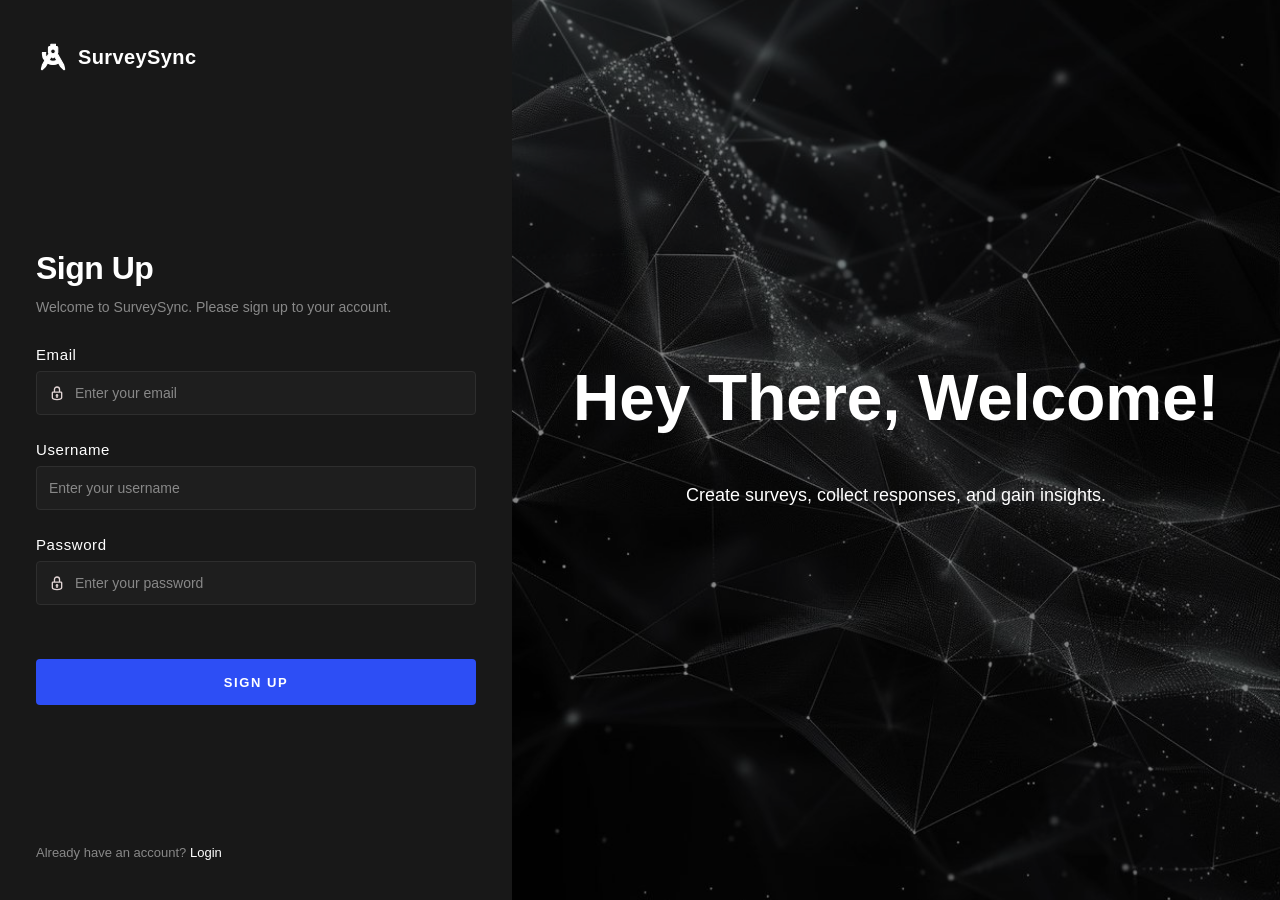
<file: signup-page.html>
<!doctype html>
<html lang="en">
  <head>
    <meta charset="UTF-8" />
    <meta name="viewport" content="width=device-width, initial-scale=1.0" />
    <title>SurveySync - Sign Up</title>

    <link rel="stylesheet" href="styles/sign-up.css" />
  </head>

  <body>
    <div class="wrapper">
      <!-- ── LEFT PANEL ── -->
      <div class="left-panel">
        <!-- Logo -->
        <div class="logo">
          <div class="logo-icon">
            <img
              src="styles/svg/logo-google-android-studio-svgrepo-com.svg"
              alt="icon"
            />
          </div>
          <span class="logo-text">SurveySync</span>
        </div>

        <!-- FORM -->
        <form class="form-area" id="signup-form">
          <h1>Sign Up</h1>
          <p class="form-subtitle">
            Welcome to SurveySync. Please sign up to your account.
          </p>

          <!-- Email -->
          <div class="field">
            <label for="email">Email</label>
            <div class="input-wrap">
              <div class="icon">
                <img src="styles/svg/padlock-outlined-svgrepo-com.svg" alt="" />
              </div>
              <input
                id="email"
                type="email"
                placeholder="Enter your email"
                
              />
            </div>
            <small class="email-error"></small>
          </div>

          <!-- Username -->
          <div class="field">
            <label for="username">Username</label>
            <div class="input-wrap">
              <input
                id="username"
                type="text"
                placeholder="Enter your username"
                
              />
            </div>
            <small class="username-error"></small>
          </div>

          <!-- Password -->
          <div class="field">
            <label for="password">Password</label>
            <div class="input-wrap">
              <div class="icon">
                <img src="styles/svg/padlock-outlined-svgrepo-com.svg" alt="" />
              </div>
              <input
                id="password"
                type="password"
                placeholder="Enter your password"
                autocomplete="new-password"
              />
            </div>
            <small class="password-error"></small>
          </div>

          <!-- Button -->
          <button class="btn-signin" type="submit">Sign Up</button>
        </form>

        <!-- Footer -->
        <p class="panel-footer">
          Already have an account? <a href="index.html">Login</a>
        </p>
      </div>

      <!-- ── RIGHT PANEL ── -->
      <div class="right-panel">
        <img
          class="bg-image"
          src="styles/images/Futuristic Energy Pathway.jpg"
          alt="Background"
        />
        <div class="panel-content">
          <h2>Hey There, Welcome!</h2>
          <p class="tagline">
            Create surveys, collect responses, and gain insights.
          </p>
        </div>
      </div>
    </div>

    <script src="signup.js"></script>
  </body>
</html>
</file>
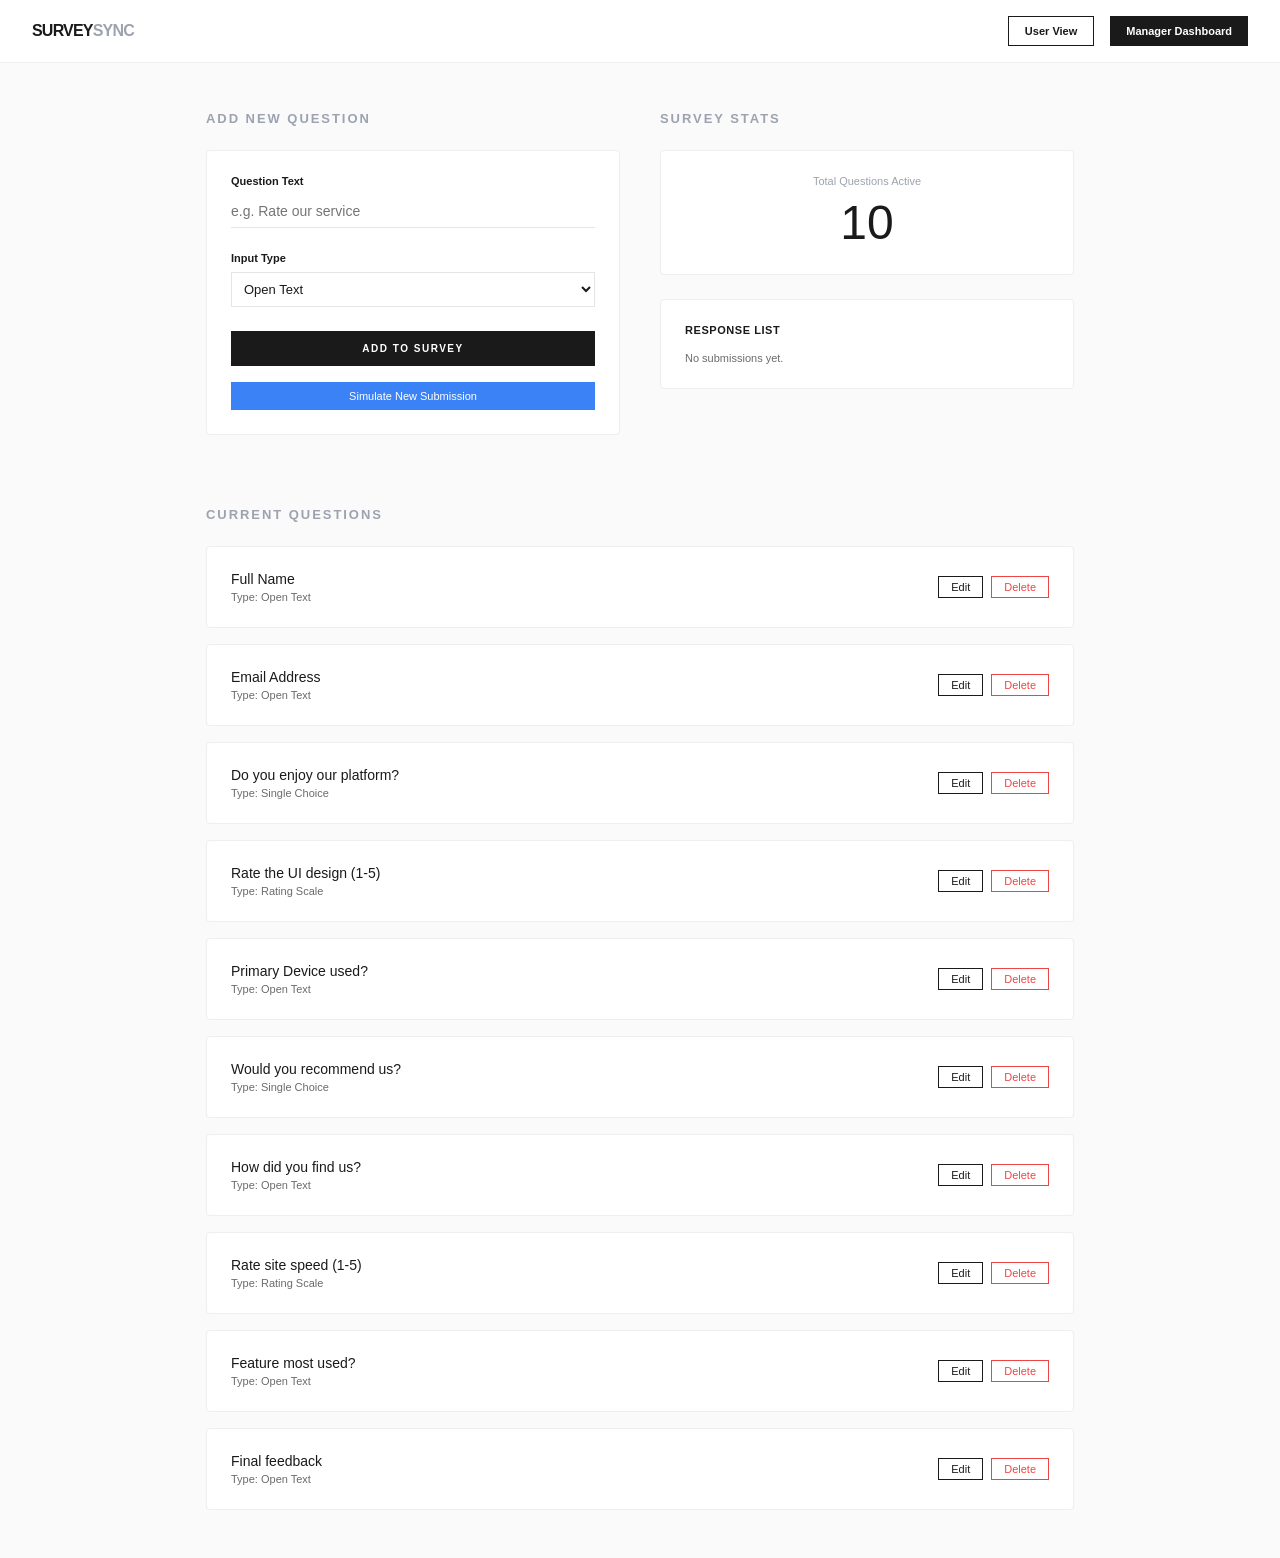
<file: manager-page/mPage.html>
<!doctype html>
<html lang="en">
  <head>
    <meta charset="UTF-8" />
    <meta name="viewport" content="width=device-width, initial-scale=1.0" />
    <title>SurveyCore Manager Dashboard</title>
    <link rel="stylesheet" href="/manager-page/mPage.css" />
  </head>
  <body>
    <!-- ── NAVBAR ── -->
    <nav class="navbar">
      <div class="nav-logo">SURVEY<span class="nav-logo-muted">SYNC</span></div>
      <div class="nav-actions">
        <button class="btn-outline" >User View</button>
        <button class="btn-solid">Manager Dashboard</button>
      </div>
    </nav>

    <!-- ── MAIN CONTENT ── -->
    <main class="main-container">
      <!-- Top Grid: Add Question + Survey Stats -->
      <div class="top-grid">
        <!-- Add New Question -->
        <section>
          <h2 class="section-title">Add New Question</h2>
          <div class="card">
            <label class="field-label" for="newQuestText">Question Text</label>
            <input
              type="text"
              id="newQuestText"
              placeholder="e.g. Rate our service"
              class="input-minimal"
            />

            <label class="field-label" for="newQuestType">Input Type</label>
            <select id="newQuestType" class="select-input">
              <option value="text">Open Text</option>
              <option value="radio">Single Choice (Yes/No)</option>
              <option value="rating">Rating Scale (1-5)</option>
            </select>

            <button class="btn-block" onclick="addNewQuestion()">
              Add to Survey
            </button>
          </div>
        </section>

        <!-- Survey Stats -->
        <section>
          <h2 class="section-title">Survey Stats</h2>

          <div class="card card-center">
            <p class="stat-label">Total Questions Active</p>
            <h3 id="activeQuestCount" class="stat-number">10</h3>
          </div>

          <div class="card">
            <h4 class="card-subtitle">Response List</h4>
            <ul id="managerResponseList" class="response-list">
              <li>No submissions yet.</li>
            </ul>
          </div>
        </section>
      </div>

      <!-- Current Questions List -->
      <section class="questions-section">
        <h2 class="section-title">Current Questions</h2>
        <div id="questionsList" class="questions-list">
          <!-- Rendered by JS -->
        </div>
      </section>
    </main>

    <script src="mPage.js"></script>
  </body>
</html>
</file>
<file: styles/sign-up.css>
/* ─── Reset & Base ─────────────────────────────────────── */
*,
*::before,
*::after {
  box-sizing: border-box;
  margin: 0;
  padding: 0;
}

:root {
  --bg-dark: #111111;
  --bg-panel: #181818;
  --accent-blue: #2d4ef5;
  --accent-hover: #1a3de0;
  --text-primary: #ffffff;
  --text-muted: #888888;
  --text-link: #5577ff;
  --border-color: #2e2e2e;
  --input-bg: #1e1e1e;
  --font: "Barlow", sans-serif;
}

html,
body {
  height: 100%;
  font-family: var(--font);
  background: var(--bg-dark);
  color: var(--text-primary);
}

/* ─── Layout ────────────────────────────────────────────── */
.wrapper {
  display: flex;
  min-height: 100vh;
}

/* ─── Left Panel ─────────────────────────────────────────── */
.left-panel {
  width: 40%;
  background: var(--bg-panel);
  display: flex;
  flex-direction: column;
  padding: 40px 36px;
  position: relative;
}

.right-panel {
  width: 60%;
  position: relative;
  overflow: hidden;
  background: #1a1a1a;
  display: flex;
  align-items: center;
  justify-content: center;
}

/* ─── Logo ───────────────────────────────────────────────── */
.logo {
  display: flex;
  align-items: center;
  gap: 8px;
  margin-bottom: 60px;
}

.logo-icon {
  width: 34px;
  height: 34px;
  border-radius: 6px;
  display: flex;
  align-items: center;
  justify-content: center;
}

.logo-icon img {
  width: 34px;
  height: 34px;
}

.logo-text {
  font-size: 20px;
  font-weight: 600;
  color: var(--text-primary);
  letter-spacing: 0.02em;
}

/* ─── Form Area ──────────────────────────────────────────── */
.form-area {
  flex: 1;
  display: flex;
  flex-direction: column;
  justify-content: center;
}

.form-area h1 {
  font-size: 32px;
  font-weight: 700;
  letter-spacing: -0.5px;
  margin-bottom: 10px;
}

/* Subtitle */
.form-subtitle {
  font-size: 14px;
  color: var(--text-muted);
  margin-bottom: 28px;
  line-height: 1.5;
}

.field {
  margin-bottom: 20px;
}

.field label {
  display: block;
  font-size: 15px;
  font-weight: 500;
  color: var(--text-primary);
  letter-spacing: 0.04em;
  margin-bottom: 8px;
}

.input-wrap {
  display: flex;
  align-items: center;
  background: var(--input-bg);
  border: 1px solid var(--border-color);
  border-radius: 4px;
  padding: 0 12px;
  height: 44px;
  transition: border-color 0.2s;
}

.input-wrap:focus-within {
  border-color: var(--accent-blue);
}

.input-wrap .icon {
  display: flex;
  align-items: center;
  margin-right: 10px;
  flex-shrink: 0;
}

.input-wrap .icon img {
  width: 16px;
  height: 16px;
}

.input-wrap input {
  flex: 1;
  background: transparent;
  border: none;
  outline: none;
  color: var(--text-primary);
  font-family: var(--font);
  font-size: 14px;
  font-weight: 400;
}

.input-wrap input::placeholder {
  color: var(--text-muted);
}

/* ─── Error messages ─────────────────────────────────────── */
.email-error,
.username-error,
.password-error {
  color: red;
  font-size: 12px;
  margin-top: 6px;
  display: block;
}

/* ─── Sign Up Button ─────────────────────────────────────── */
.btn-signin {
  display: block;
  width: 100%;
  margin-top: 28px;
  height: 46px;
  background: var(--accent-blue);
  color: #fff;
  font-family: var(--font);
  font-size: 13px;
  font-weight: 700;
  letter-spacing: 0.12em;
  text-transform: uppercase;
  border: none;
  border-radius: 4px;
  cursor: pointer;
  transition:
    background 0.2s,
    transform 0.3s ease;
}

.btn-signin:hover {
  background: var(--accent-hover);
  transform: scale(0.95);
}

.btn-signin:active {
  transform: scale(0.98);
}

/* ─── Footer ─────────────────────────────────────────────── */
.panel-footer {
  font-size: 13px;
  color: var(--text-muted);
  margin-top: 24px;
}

.panel-footer a {
  color: var(--text-primary);
  text-decoration: none;
  font-weight: 500;
}

.panel-footer a:hover {
  text-decoration: underline;
}

/* ─── Right Panel ────────────────────────────────────────── */
.right-panel {
  position: relative;
  overflow: hidden;
  background: #1a1a1a;
  display: flex;
  align-items: center;
  justify-content: center;
}

.right-panel .bg-image {
  position: absolute;
  inset: 0;
  width: 100%;
  height: 100%;
  object-fit: cover;
  object-position: center;
  display: block;
}
.right-panel::after {
  content: "";
  position: absolute;
  inset: 0;
  background: rgba(0, 0, 0, 0.45);
  z-index: 1;
}

.right-panel .panel-content {
  position: relative;
  z-index: 2;
  display: flex;
  flex-direction: column;
  justify-content: center;
  align-items: center;
  padding: 60px;
  text-align: center;
}

.panel-content h2 {
  font-size: 64px;
  font-weight: 700;
  margin-bottom: 40px;
  transition:
    color 0.3s ease,
    transform 0.3s ease;
  cursor: pointer;
}

.panel-content h2:hover {
  color: var(--accent-blue);
  transform: scale(1.05);
}

.panel-content .tagline {
  font-size: 18px;
  font-weight: 300;
  line-height: 40px;
  color: var(--text-primary);
  margin-bottom: 24px;
  text-align: center;
}




/* ─── Responsive ─────────────────────────────────────────── */
@media (max-width: 768px) {
  .right-panel {
    display: none;
  }

  .left-panel {
    width: 100%;
    padding: 32px 24px;
  }
}
</file>
<file: manager-page/mPage.css>
/* ─── Design Tokens (matches login & signup pages) ─────── */
:root {
  --bg-dark: #111111;
  --bg-panel: #181818;
  --accent-blue: #2d4ef5;
  --accent-hover: #1a3de0;
  --text-primary: #ffffff;
  --text-muted: #888888;
  --text-link: #5577ff;
  --border-color: #2e2e2e;
  --input-bg: #1e1e1e;
  --font: "Barlow", sans-serif;

  /* Dashboard specific */
  --bg-page: #fafafa;
  --bg-white: #ffffff;
  --text-dark: #1a1a1a;
  --text-gray: #6b6b6b;
  --text-light-gray: #9ca3af;
  --border-light: #eeeeee;
  --border-medium: #e5e5e5;
  --red: #ef4444;
  --red-hover: #dc2626;
  --blue: #3b82f6;
  --blue-hover: #2563eb;
}

/* ─── Reset & Base ──────────────────────────────────────── */
*,
*::before,
*::after {
  box-sizing: border-box;
  margin: 0;
  padding: 0;
}

body {
  background-color: var(--bg-page);
  color: var(--text-dark);
  font-family: var(--font);
  font-size: 14px;
}

/* ─── Navbar ────────────────────────────────────────────── */
.navbar {
  background-color: var(--bg-white);
  border-bottom: 1px solid var(--border-light);
  padding: 16px 32px;
  display: flex;
  justify-content: space-between;
  align-items: center;
  position: sticky;
  top: 0;
  z-index: 50;
}

.nav-logo {
  font-weight: 700;
  letter-spacing: -0.05em;
  font-size: 16px;
}

.nav-logo-muted {
  color: var(--text-light-gray);
}

.nav-actions {
  display: flex;
  gap: 16px;
}

/* Outline button */
.btn-outline {
  font-size: 11px;
  font-weight: 600;
  padding: 8px 16px;
  border: 1px solid var(--text-dark);
  background: transparent;
  color: var(--text-dark);
  cursor: pointer;
  transition:
    background 0.2s,
    color 0.2s;
  font-family: var(--font);
}

.btn-outline:hover {
  background-color: var(--text-dark);
  color: var(--bg-white);
}

/* Solid button */
.btn-solid {
  font-size: 11px;
  font-weight: 600;
  padding: 8px 16px;
  background-color: var(--text-dark);
  color: var(--bg-white);
  border: none;
  cursor: pointer;
  font-family: var(--font);
  transition: background 0.2s;
}

.btn-solid:hover {
  background-color: #333;
}

/* ─── Main Container ────────────────────────────────────── */
.main-container {
  max-width: 900px;
  margin: 0 auto;
  padding: 48px 16px;
}

/* ─── Top Grid ──────────────────────────────────────────── */
.top-grid {
  display: grid;
  grid-template-columns: repeat(2, 1fr);
  gap: 40px;
  margin-bottom: 0;
}

/* ─── Section Title ─────────────────────────────────────── */
.section-title {
  font-size: 13px;
  font-weight: 700;
  text-transform: uppercase;
  letter-spacing: 0.15em;
  color: var(--text-light-gray);
  margin-bottom: 24px;
}

/* ─── Card ──────────────────────────────────────────────── */
.card {
  background: var(--bg-white);
  border: 1px solid var(--border-light);
  padding: 24px;
  border-radius: 4px;
  margin-bottom: 24px;
}

.card-center {
  text-align: center;
}

.card-subtitle {
  font-size: 11px;
  font-weight: 700;
  margin-bottom: 16px;
  text-transform: uppercase;
  letter-spacing: 0.05em;
}

/* ─── Stat Card ─────────────────────────────────────────── */
.stat-label {
  color: var(--text-light-gray);
  font-size: 11px;
  margin-bottom: 8px;
}

.stat-number {
  font-size: 48px;
  font-weight: 300;
  color: var(--text-dark);
}

/* ─── Form Fields ───────────────────────────────────────── */
.field-label {
  display: block;
  font-size: 11px;
  font-weight: 700;
  margin-bottom: 8px;
  color: var(--text-dark);
}

.input-minimal {
  border: none;
  border-bottom: 1px solid var(--border-medium);
  padding: 8px 0;
  outline: none;
  transition: border-color 0.3s;
  width: 100%;
  margin-bottom: 24px;
  font-family: var(--font);
  font-size: 14px;
  background: transparent;
  color: var(--text-dark);
}

.input-minimal:focus {
  border-bottom-color: var(--text-dark);
}

.select-input {
  width: 100%;
  border: 1px solid var(--border-medium);
  padding: 8px;
  font-size: 13px;
  margin-bottom: 24px;
  font-family: var(--font);
  outline: none;
  background: var(--bg-white);
  color: var(--text-dark);
  cursor: pointer;
}

.select-input:focus {
  border-color: var(--text-dark);
}

/* Full-width block button */
.btn-block {
  width: 100%;
  background-color: var(--text-dark);
  color: var(--bg-white);
  padding: 12px;
  font-size: 10px;
  text-transform: uppercase;
  letter-spacing: 0.15em;
  border: none;
  cursor: pointer;
  font-family: var(--font);
  font-weight: 600;
  transition: background 0.2s;
}

.btn-block:hover {
  background-color: #333;
}

/* ─── Response List ─────────────────────────────────────── */
.response-list {
  list-style: none;
  font-size: 11px;
  color: var(--text-gray);
  display: flex;
  flex-direction: column;
  gap: 8px;
}

.response-list li {
  display: flex;
  justify-content: space-between;
  align-items: center;
}

/* ─── Questions Section ─────────────────────────────────── */
.questions-section {
  margin-top: 48px;
}

.questions-list {
  display: flex;
  flex-direction: column;
  gap: 16px;
}

/* Question card row */
.question-card {
  background: var(--bg-white);
  border: 1px solid var(--border-light);
  padding: 24px;
  border-radius: 4px;
  display: flex;
  justify-content: space-between;
  align-items: center;
}

.question-card-info {
  flex: 1;
}

.question-card-text {
  font-size: 14px;
  font-weight: 500;
  color: var(--text-dark);
}

.question-card-type {
  font-size: 11px;
  color: var(--text-gray);
  margin-top: 4px;
}

.question-card-actions {
  display: flex;
  gap: 8px;
}

/* Edit button */
.btn-edit {
  font-size: 11px;
  padding: 4px 12px;
  border: 1px solid var(--text-dark);
  background: transparent;
  color: var(--text-dark);
  cursor: pointer;
  font-family: var(--font);
  transition:
    background 0.2s,
    color 0.2s;
}

.btn-edit:hover {
  background-color: var(--text-dark);
  color: var(--bg-white);
}

/* Delete button */
.btn-delete {
  font-size: 11px;
  padding: 4px 12px;
  border: 1px solid var(--red);
  background: transparent;
  color: var(--red);
  cursor: pointer;
  font-family: var(--font);
  transition:
    background 0.2s,
    color 0.2s;
}

.btn-delete:hover {
  background-color: var(--red);
  color: var(--bg-white);
}

/* View submission button */
.btn-view {
  font-size: 11px;
  padding: 4px 8px;
  border: 1px solid var(--text-dark);
  background: transparent;
  color: var(--text-dark);
  cursor: pointer;
  font-family: var(--font);
  transition:
    background 0.2s,
    color 0.2s;
}

.btn-view:hover {
  background-color: var(--text-dark);
  color: var(--bg-white);
}

/* Simulate button */
.btn-simulate {
  width: 100%;
  background-color: var(--blue);
  color: var(--bg-white);
  padding: 8px;
  font-size: 11px;
  border: none;
  cursor: pointer;
  margin-top: 16px;
  font-family: var(--font);
  transition: background 0.2s;
}

.btn-simulate:hover {
  background-color: var(--blue-hover);
}

/* ─── Responsive ────────────────────────────────────────── */
@media (max-width: 768px) {
  .top-grid {
    grid-template-columns: 1fr;
    gap: 0;
  }

  .navbar {
    padding: 16px;
  }

  .nav-actions {
    gap: 8px;
  }
}
</file>
